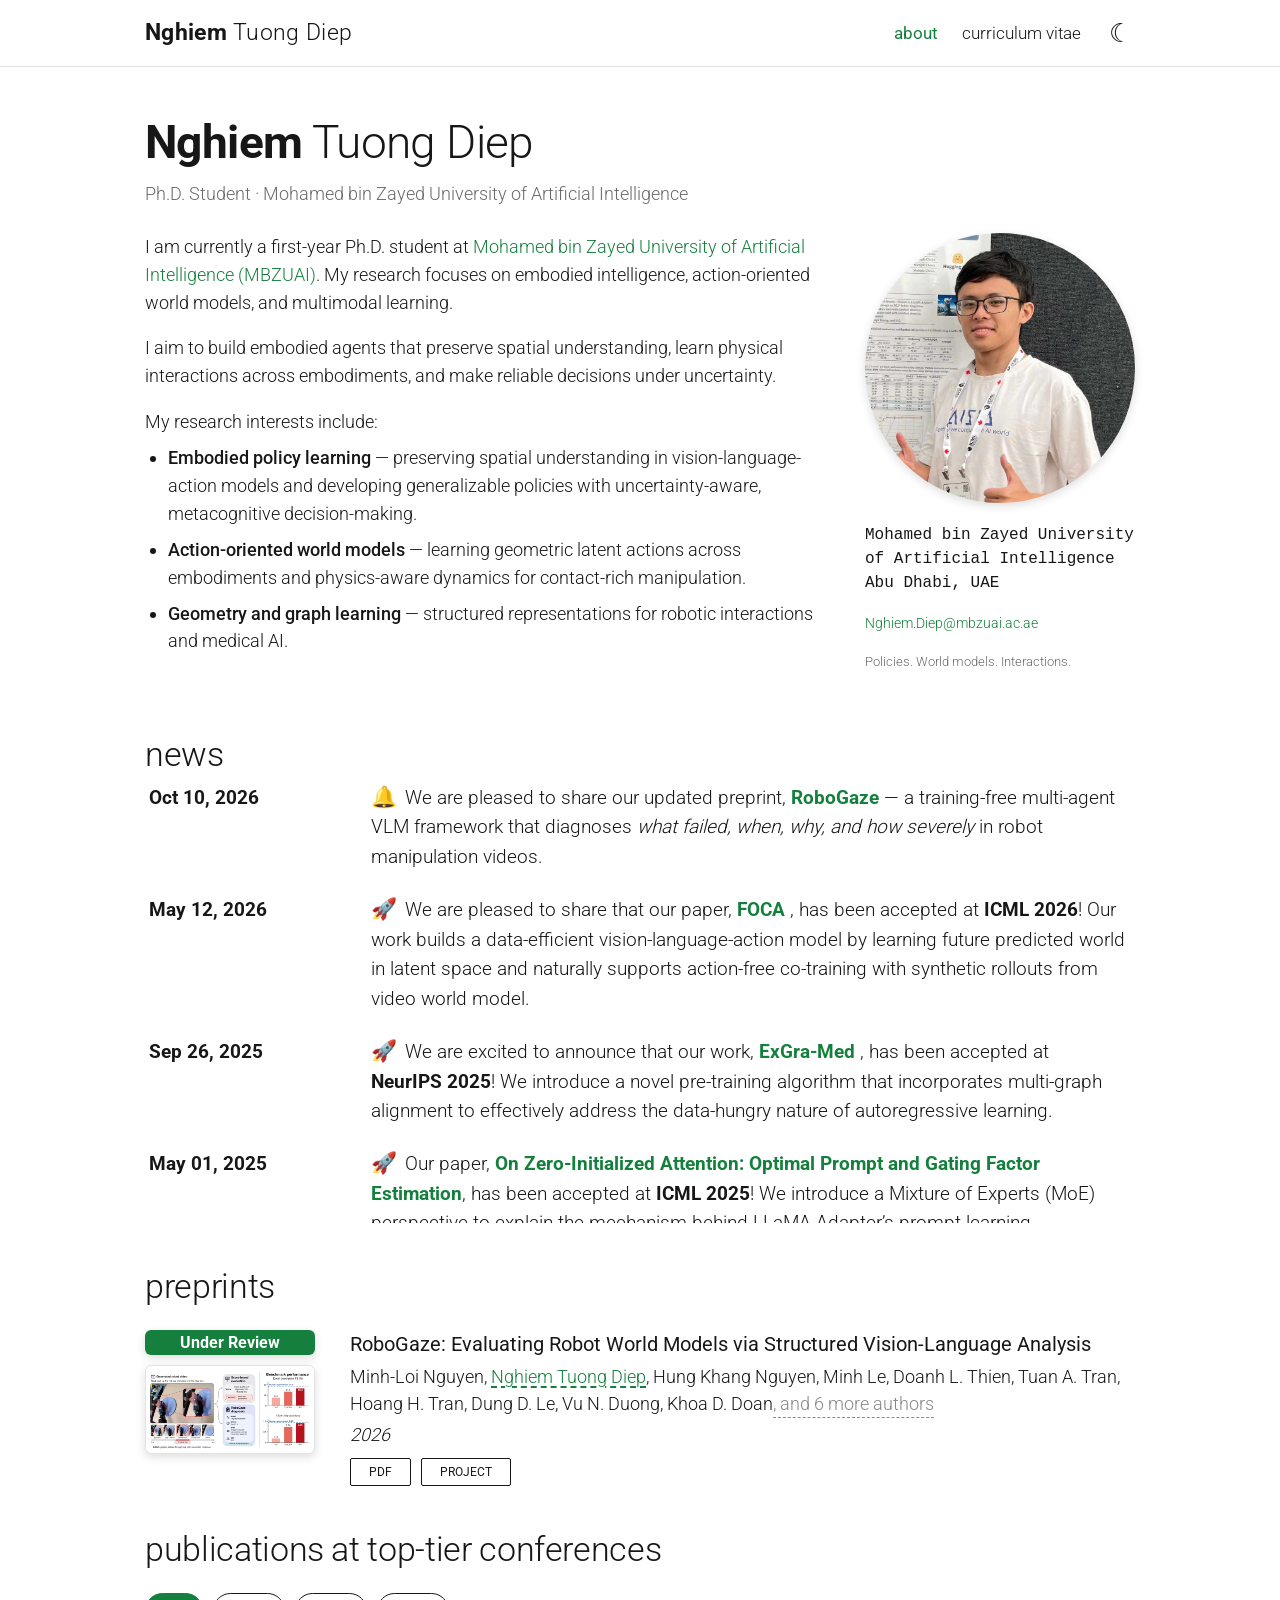
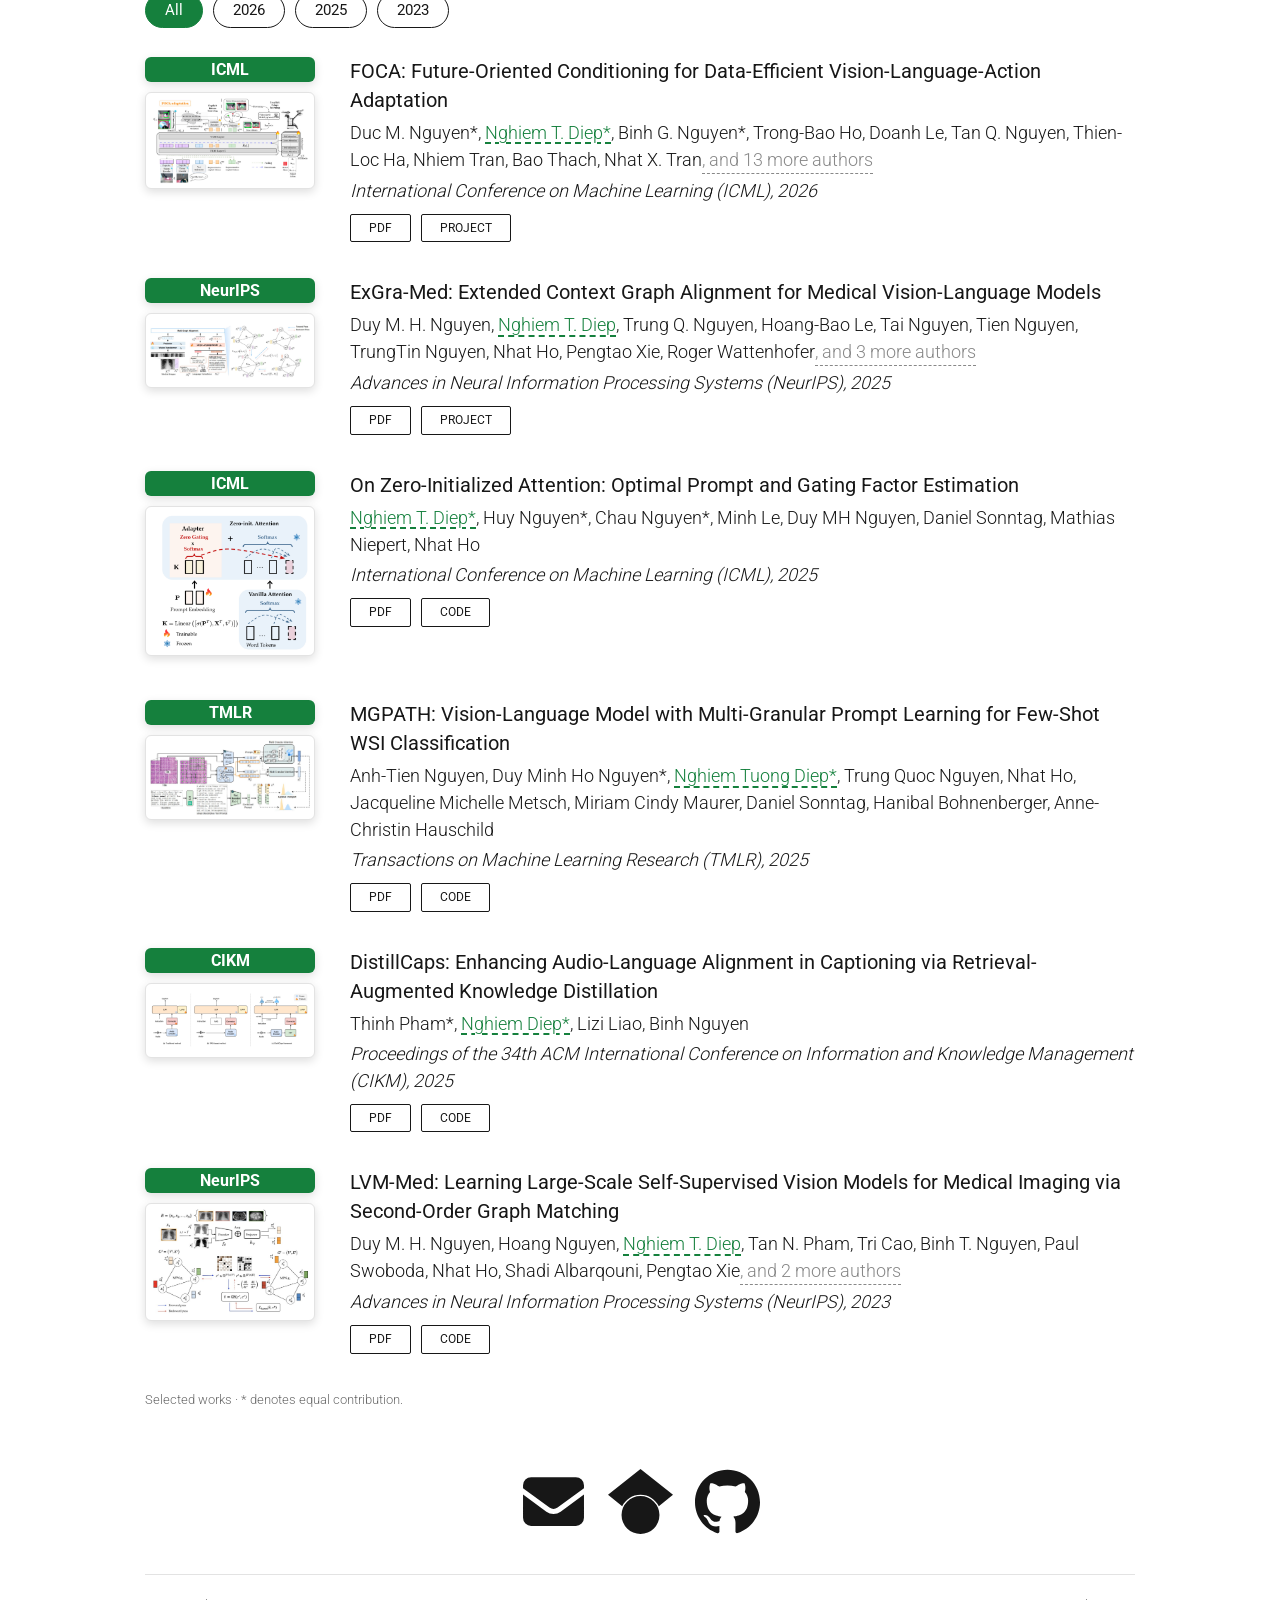
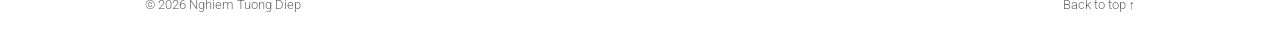
<file: index.html>
<!doctype html>
<html lang="en">
  <head>
    <meta charset="utf-8" />
    <meta name="viewport" content="width=device-width,initial-scale=1" />
    <meta
      name="description"
      content="Nghiem Tuong Diep — research in embodied policy learning, action-oriented world models, and geometry and graph learning."
    />
    <title>Nghiem Tuong Diep | Research</title>
    <link rel="stylesheet" href="fonts.css" />
    <link rel="stylesheet" href="style.css" />
  </head>
  <body>
    <a class="skip" href="#about">Skip to content</a>
    <header>
      <nav aria-label="Main navigation">
        <a class="wordmark" href="#about"><strong>Nghiem</strong> Tuong Diep</a>
        <div>
          <a href="#about" class="active">about</a
          ><a href="cv/">curriculum vitae</a
          ><button
            id="theme"
            aria-label="Toggle dark theme"
            title="Change theme"
          >
            ☾
          </button>
        </div>
      </nav>
    </header>
    <main>
      <!-- ABOUT: biography, research interests and portrait -->
      <section id="about">
        <h1><strong>Nghiem</strong> Tuong Diep<span class="dot">.</span></h1>
        <p class="native-name">
          Ph.D. Student · Mohamed bin Zayed University of Artificial
          Intelligence
        </p>
        <div class="intro">
          <div>
            <p>
              I am currently a first-year Ph.D. student at
              <a href="https://mbzuai.ac.ae/" target="_blank" rel="noopener"
                >Mohamed bin Zayed University of Artificial Intelligence
                (MBZUAI)</a
              >. My research focuses on embodied intelligence,
              action-oriented world models, and multimodal learning.
            </p>
            <p>
              I aim to build embodied agents that preserve spatial
              understanding, learn physical interactions across embodiments, and
              make reliable decisions under uncertainty.
            </p>
            <p class="interest-label">My research interests include:</p>
            <ul>
              <li>
                <strong>Embodied policy learning</strong> — preserving spatial
                understanding in vision-language-action models and developing
                generalizable policies with uncertainty-aware, metacognitive
                decision-making.
              </li>
              <li>
                <strong>Action-oriented world models</strong> — learning
                geometric latent actions across embodiments and physics-aware
                dynamics for contact-rich manipulation.
              </li>
              <li>
                <strong>Geometry and graph learning</strong> — structured
                representations for robotic interactions and medical AI.
              </li>
            </ul>
          </div>
          <aside>
            <div class="portrait">
              <img
                src="assets/nghiem-photo.jpg"
                alt="Nghiem Tuong Diep presenting research at ICML"
                width="856"
                height="1072"
              />
            </div>
            <p class="affiliation">
              Mohamed bin Zayed University of Artificial Intelligence<br />Abu
              Dhabi, UAE
            </p>
            <p class="contact-email">
              <a href="mailto:Nghiem.Diep@mbzuai.ac.ae"
                >Nghiem.Diep@mbzuai.ac.ae</a
              >
            </p>
            <p class="caption">Policies. World models. Interactions.</p>
          </aside>
        </div>
      </section>
      <!-- NEWS: newest first; edit datetime and displayed date together -->
      <section id="news">
        <h2 id="news-heading">news</h2>
        <div
          class="news"
          role="region"
          aria-labelledby="news-heading"
          tabindex="0"
        >
          <div>
            <time datetime="2026-10-10">Oct 10, 2026</time>
            <p>
              <span class="news-icon" aria-hidden="true">🔔</span> We are
              pleased to share our updated preprint,
              <a
                href="https://arxiv.org/abs/2606.28385v2"
                target="_blank"
                rel="noopener"
                ><strong>RoboGaze</strong></a
              >
              — a training-free multi-agent VLM framework that diagnoses
              <em>what failed, when, why, and how severely</em> in robot
              manipulation videos.
            </p>
          </div>
          <div>
            <time datetime="2026-05-12">May 12, 2026</time>
            <p>
              <span class="news-icon" aria-hidden="true">🚀</span>
              We are pleased to share that our paper,
              <a
                href="https://focavla.github.io/"
                target="_blank"
                rel="noopener"
                ><strong>FOCA</strong></a
              >
              , has been accepted at <strong>ICML 2026</strong>! Our work builds a data-efficient vision-language-action model by learning future predicted world in latent space and naturally supports action-free co-training with synthetic rollouts from video world model.
            </p>
          </div>
          <div>
            <time datetime="2025-09-26">Sep 26, 2025</time>
            <p>
              <span class="news-icon" aria-hidden="true">🚀</span>
              We are excited to announce that our work,
              <a
                href="https://exgra-med.github.io/"
                target="_blank"
                rel="noopener"
                ><strong>ExGra-Med</strong></a
              >
              , has been accepted at <strong>NeurIPS 2025</strong>! We introduce
              a novel pre-training algorithm that incorporates multi-graph alignment to effectively address the data-hungry nature of autoregressive learning.
            </p>
          </div>
          <div>
            <time datetime="2025-05-01">May 01, 2025</time>
            <p>
              <span class="news-icon" aria-hidden="true">🚀</span> Our paper,
              <a
                href="https://arxiv.org/abs/2502.03029"
                target="_blank"
                rel="noopener"
                ><strong
                  >On Zero-Initialized Attention: Optimal Prompt and Gating
                  Factor Estimation</strong
                ></a
              >, has been accepted at <strong>ICML 2025</strong>! We introduce a Mixture of Experts (MoE) perspective to explain the mechanism behind LLaMA-Adapter’s prompt learning.
            </p>
          </div>
        </div>
      </section>
      <!-- PREPRINTS: populated from publications.js -->
      <section id="preprints">
        <h2>preprints</h2>
        <div id="preprint-papers"></div>
      </section>
      <!-- PUBLICATIONS: populated from publications.js; add year buttons here -->
      <section id="publications">
        <div class="section-heading">
          <h2>publications at top-tier conferences</h2>
        </div>
        <div
          class="filters"
          role="group"
          aria-label="Filter publications by year"
        >
          <button class="selected" data-year="all" aria-pressed="true">
            All</button
          ><button data-year="2026" aria-pressed="false">2026</button
          ><button data-year="2025" aria-pressed="false">2025</button
          ><button data-year="2023" aria-pressed="false">2023</button>
        </div>
        <div id="papers"></div>
        <p class="publication-note">
          Selected works · * denotes equal contribution.
        </p>
      </section>
      <div class="social-icons" aria-label="Contact and academic profiles">
        <a
          href="mailto:Nghiem.Diep@mbzuai.ac.ae"
          aria-label="Email Nghiem Tuong Diep"
          title="Email"
          ><svg viewBox="0 0 64 64" aria-hidden="true">
            <path
              d="M10 8h44a8 8 0 0 1 8 8v3L36 38a7 7 0 0 1-8 0L2 19v-3a8 8 0 0 1 8-8Zm-8 17 23 17a12 12 0 0 0 14 0l23-17v23a8 8 0 0 1-8 8H10a8 8 0 0 1-8-8Z"
            /></svg
        ></a>
        <a
          href="https://scholar.google.com/citations?user=3YPTp-gAAAAJ&amp;hl=en"
          target="_blank"
          rel="noopener"
          aria-label="Google Scholar"
          title="Google Scholar"
          ><span class="brand-icon scholar-icon" aria-hidden="true"></span
        ></a>
        <a
          href="https://github.com/nghiemkythu"
          target="_blank"
          rel="noopener"
          aria-label="GitHub"
          title="GitHub"
          ><span class="brand-icon github-icon" aria-hidden="true"></span
        ></a>
      </div>
      <footer>
        <span>© 2026 Nghiem Tuong Diep</span><a href="#about">Back to top ↑</a>
      </footer>
    </main>
    <script src="theme.js"></script>
    <script src="publications.js"></script>
    <script src="app.js"></script>
  </body>
</html>
</file>
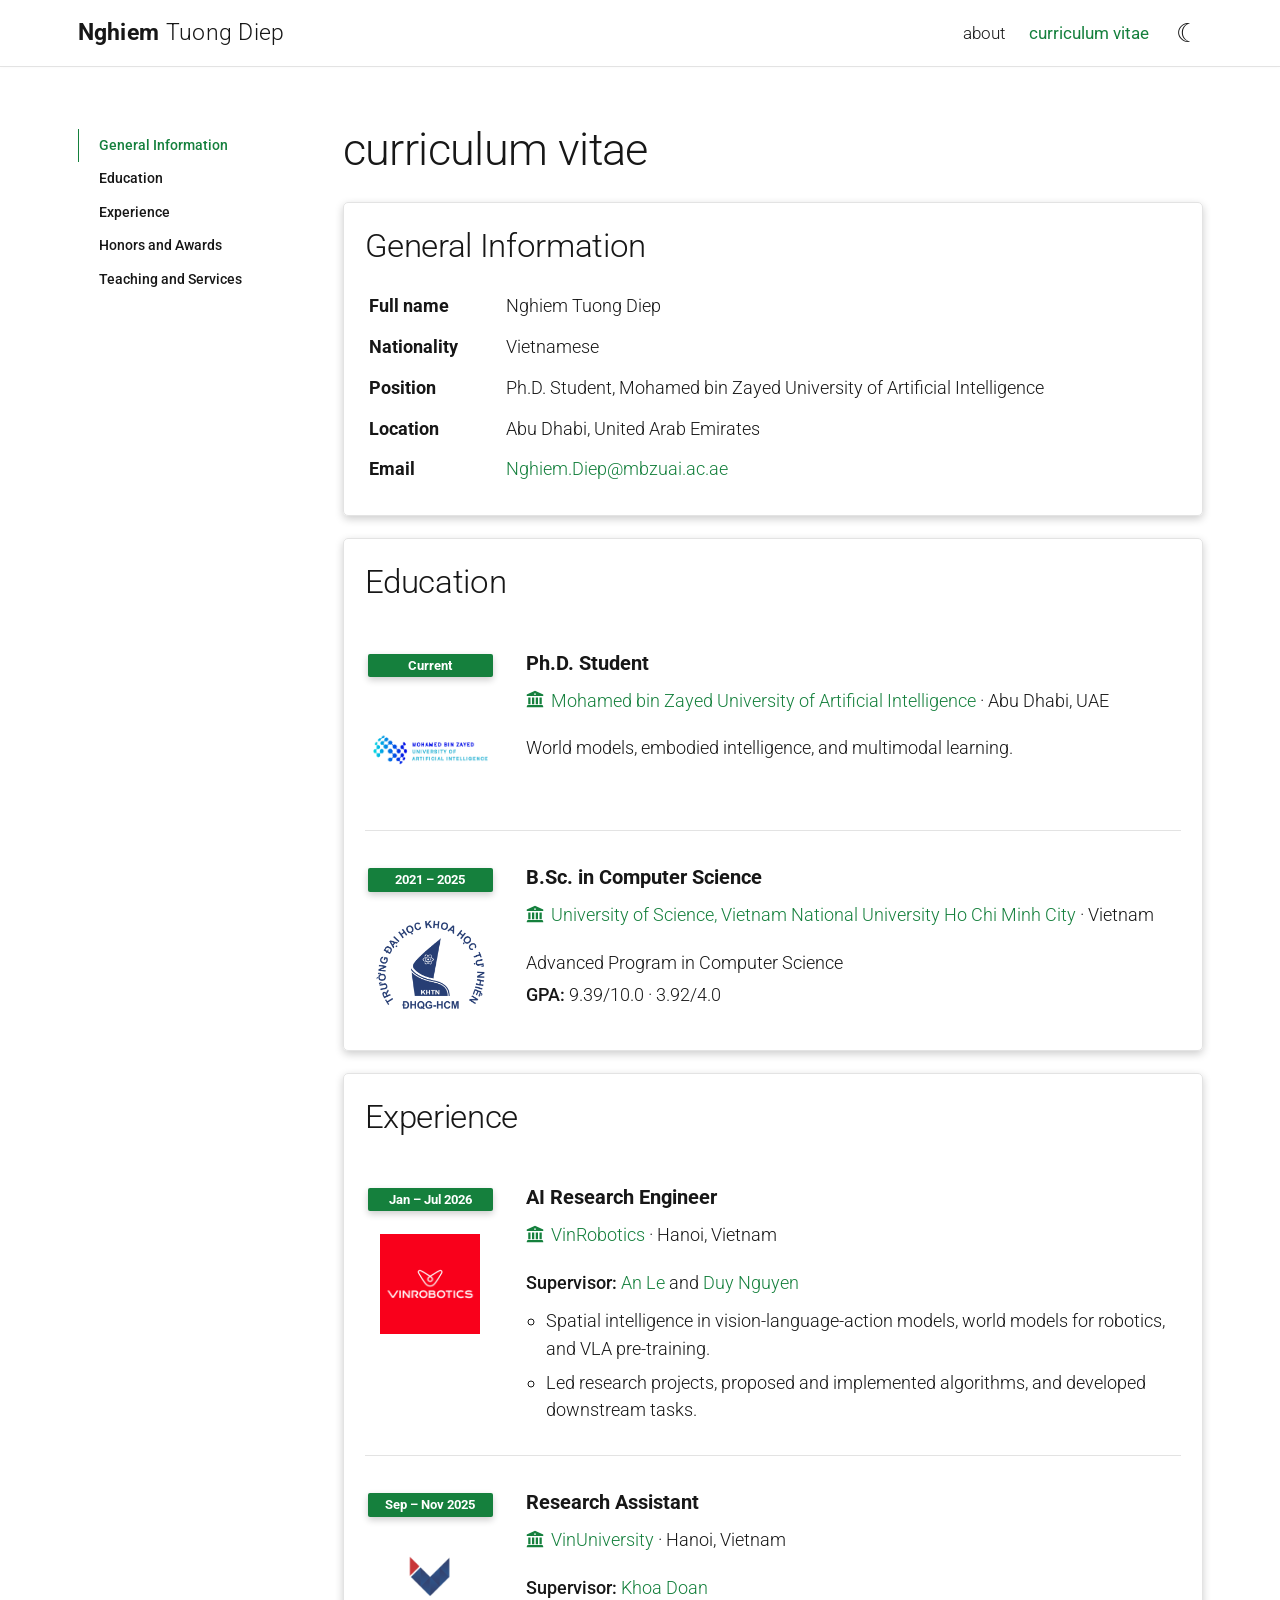
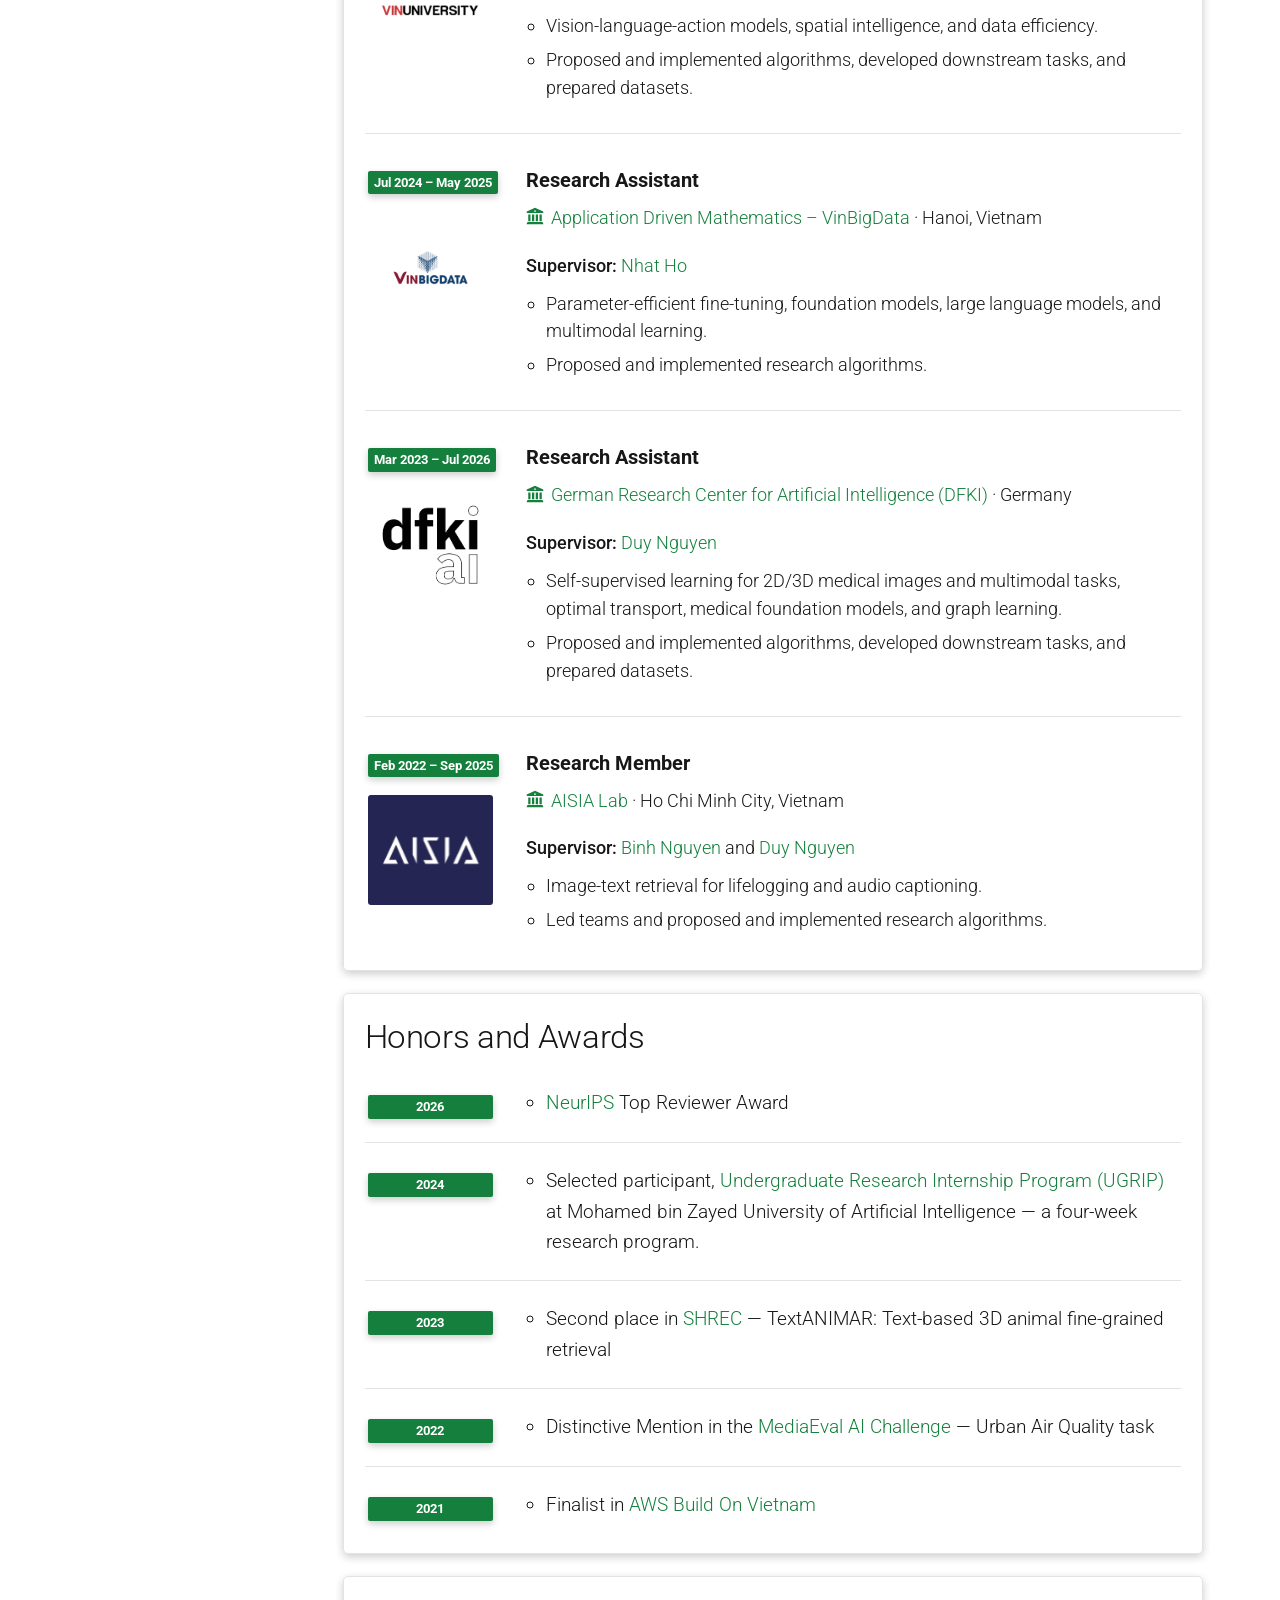
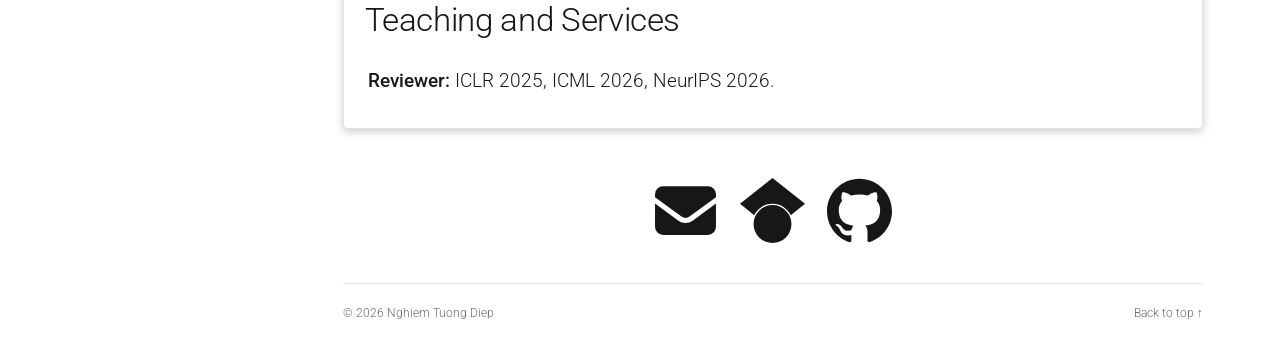
<file: cv/index.html>
<!doctype html>
<html lang="en">
  <head>
    <meta charset="utf-8" />
    <meta name="viewport" content="width=device-width,initial-scale=1" />
    <meta
      name="description"
      content="Curriculum vitae of Nghiem Tuong Diep: education, research experience, publications, and awards."
    />
    <title>Curriculum Vitae | Nghiem Tuong Diep</title>
    <link rel="stylesheet" href="../fonts.css" />
    <link rel="stylesheet" href="../style.css?v=green-2" />
    <link rel="stylesheet" href="cv.css?v=green-2" />
  </head>
  <body class="cv-page">
    <a class="skip" href="#cv-content">Skip to content</a>
    <header>
      <nav aria-label="Main navigation">
        <a class="wordmark" href="../"><strong>Nghiem</strong> Tuong Diep</a>
        <div>
          <a href="../">about</a
          ><a href="./" class="active" aria-current="page">curriculum vitae</a
          ><button
            id="theme"
            aria-label="Toggle dark theme"
            title="Change theme"
          >
            ☾
          </button>
        </div>
      </nav>
    </header>
    <main id="cv-content" class="cv-layout">
      <nav class="cv-sidebar" aria-label="CV sections">
        <a href="#general" class="active" aria-current="location"
          >General Information</a
        ><a href="#education">Education</a><a href="#experience">Experience</a
        ><a href="#awards">Honors and Awards</a
        ><a href="#services">Teaching and Services</a>
      </nav>
      <div class="cv-main">
        <div class="cv-title">
          <div>
            <h1>curriculum vitae</h1>
            <p class="native-name">Nghiem Tuong Diep</p>
          </div>
        </div>
        <section class="cv-section" id="general">
          <h2>General Information</h2>
          <dl class="cv-info">
            <dt>Full name</dt>
            <dd>Nghiem Tuong Diep</dd>
            <dt>Nationality</dt>
            <dd>Vietnamese</dd>
            <dt>Position</dt>
            <dd>
              Ph.D. Student, Mohamed bin Zayed University of Artificial
              Intelligence
            </dd>
            <dt>Location</dt>
            <dd>Abu Dhabi, United Arab Emirates</dd>
            <dt>Email</dt>
            <dd>
              <a href="mailto:Nghiem.Diep@mbzuai.ac.ae"
                >Nghiem.Diep@mbzuai.ac.ae</a
              >
            </dd>
          </dl>
        </section>
        <section class="cv-section" id="education">
          <h2>Education</h2>
          <article class="cv-entry">
            <div class="cv-date">
              <span class="date-badge">Current</span>
              <div class="institution-logo">
                <img
                  src="logos/mbzuai.jpg"
                  alt="Mohamed bin Zayed University of Artificial Intelligence logo"
                  width="125"
                  height="100"
                  loading="lazy"
                />
              </div>
            </div>
            <div>
              <h3>Ph.D. Student</h3>
              <p class="cv-org">
                <svg
                  class="institution-icon"
                  viewBox="0 0 24 24"
                  aria-hidden="true"
                  focusable="false"
                >
                  <path
                    fill="currentColor"
                    d="M12 1 1 6v2h22V6L12 1ZM3 10v9h3v-9H3Zm5 0v9h3v-9H8Zm5 0v9h3v-9h-3Zm5 0v9h3v-9h-3ZM2 20l-1 2v1h22v-1l-1-2H2Z"
                  />
                  <circle cx="12" cy="5.5" r="1.1" fill="var(--bg)" /></svg
                ><a
                  href="https://mbzuai.ac.ae/"
                  target="_blank"
                  rel="noopener noreferrer"
                  >Mohamed bin Zayed University of Artificial Intelligence</a
                >
                · Abu Dhabi, UAE
              </p>
              <p>
                World models, embodied intelligence, and multimodal learning.
              </p>
            </div>
          </article>
          <article class="cv-entry">
            <div class="cv-date">
              <span class="date-badge">2021 – 2025</span>
              <div class="institution-logo">
                <img
                  src="logos/hcmus.png"
                  alt="University of Science, Vietnam National University Ho Chi Minh City logo"
                  width="125"
                  height="100"
                  loading="lazy"
                />
              </div>
            </div>
            <div>
              <h3>B.Sc. in Computer Science</h3>
              <p class="cv-org">
                <svg
                  class="institution-icon"
                  viewBox="0 0 24 24"
                  aria-hidden="true"
                  focusable="false"
                >
                  <path
                    fill="currentColor"
                    d="M12 1 1 6v2h22V6L12 1ZM3 10v9h3v-9H3Zm5 0v9h3v-9H8Zm5 0v9h3v-9h-3Zm5 0v9h3v-9h-3ZM2 20l-1 2v1h22v-1l-1-2H2Z"
                  />
                  <circle cx="12" cy="5.5" r="1.1" fill="var(--bg)" /></svg
                ><a
                  href="https://hcmus.edu.vn/"
                  target="_blank"
                  rel="noopener noreferrer"
                  >University of Science, Vietnam National University Ho Chi
                  Minh City</a
                >
                · Vietnam
              </p>
              <p>Advanced Program in Computer Science</p>
              <p><strong>GPA:</strong> 9.39/10.0 · 3.92/4.0</p>
            </div>
          </article>
        </section>
        <section class="cv-section" id="experience">
          <h2>Experience</h2>
          <article class="cv-entry">
            <div class="cv-date">
              <span class="date-badge">Jan – Jul 2026</span>
              <div class="institution-logo">
                <img
                  src="logos/vinrobotics.png"
                  alt="VinRobotics logo"
                  width="125"
                  height="100"
                  loading="lazy"
                />
              </div>
            </div>
            <div>
              <h3>AI Research Engineer</h3>
              <p class="cv-org">
                <svg
                  class="institution-icon"
                  viewBox="0 0 24 24"
                  aria-hidden="true"
                  focusable="false"
                >
                  <path
                    fill="currentColor"
                    d="M12 1 1 6v2h22V6L12 1ZM3 10v9h3v-9H3Zm5 0v9h3v-9H8Zm5 0v9h3v-9h-3Zm5 0v9h3v-9h-3ZM2 20l-1 2v1h22v-1l-1-2H2Z"
                  />
                  <circle cx="12" cy="5.5" r="1.1" fill="var(--bg)" /></svg
                ><a
                  href="https://vinrobotics.net/"
                  target="_blank"
                  rel="noopener noreferrer"
                  >VinRobotics</a
                >
                · Hanoi, Vietnam
              </p>
              <p>
                <strong>Supervisor:</strong>
                <a
                  href="https://scholar.google.com/citations?user=k0r0tfUAAAAJ&amp;hl=en"
                  target="_blank"
                  rel="noopener noreferrer"
                  >An Le</a
                >
                and
                <a
                  href="https://scholar.google.com/citations?user=_NIyeykAAAAJ&amp;hl=en"
                  target="_blank"
                  rel="noopener noreferrer"
                  >Duy Nguyen</a
                >
              </p>
              <ul>
                <li>
                  Spatial intelligence in vision-language-action models, world
                  models for robotics, and VLA pre-training.
                </li>
                <li>
                  Led research projects, proposed and implemented algorithms,
                  and developed downstream tasks.
                </li>
              </ul>
            </div>
          </article>
          <article class="cv-entry">
            <div class="cv-date">
              <span class="date-badge">Sep – Nov 2025</span>
              <div class="institution-logo">
                <img
                  src="logos/vinuni.png"
                  alt="VinUniversity logo"
                  width="125"
                  height="100"
                  loading="lazy"
                />
              </div>
            </div>
            <div>
              <h3>Research Assistant</h3>
              <p class="cv-org">
                <svg
                  class="institution-icon"
                  viewBox="0 0 24 24"
                  aria-hidden="true"
                  focusable="false"
                >
                  <path
                    fill="currentColor"
                    d="M12 1 1 6v2h22V6L12 1ZM3 10v9h3v-9H3Zm5 0v9h3v-9H8Zm5 0v9h3v-9h-3Zm5 0v9h3v-9h-3ZM2 20l-1 2v1h22v-1l-1-2H2Z"
                  />
                  <circle cx="12" cy="5.5" r="1.1" fill="var(--bg)" /></svg
                ><a
                  href="https://vinuni.edu.vn/"
                  target="_blank"
                  rel="noopener noreferrer"
                  >VinUniversity</a
                >
                · Hanoi, Vietnam
              </p>
              <p>
                <strong>Supervisor:</strong>
                <a
                  href="https://scholar.google.com/citations?user=Zz2hMgcAAAAJ&amp;hl=en"
                  target="_blank"
                  rel="noopener noreferrer"
                  >Khoa Doan</a
                >
              </p>
              <ul>
                <li>
                  Vision-language-action models, spatial intelligence, and data
                  efficiency.
                </li>
                <li>
                  Proposed and implemented algorithms, developed downstream
                  tasks, and prepared datasets.
                </li>
              </ul>
            </div>
          </article>
          <article class="cv-entry">
            <div class="cv-date">
              <span class="date-badge">Jul 2024 – May 2025</span>
              <div class="institution-logo">
                <img
                  src="logos/vinbigdata.png"
                  alt="VinBigData logo"
                  width="125"
                  height="100"
                  loading="lazy"
                />
              </div>
            </div>
            <div>
              <h3>Research Assistant</h3>
              <p class="cv-org">
                <svg
                  class="institution-icon"
                  viewBox="0 0 24 24"
                  aria-hidden="true"
                  focusable="false"
                >
                  <path
                    fill="currentColor"
                    d="M12 1 1 6v2h22V6L12 1ZM3 10v9h3v-9H3Zm5 0v9h3v-9H8Zm5 0v9h3v-9h-3Zm5 0v9h3v-9h-3ZM2 20l-1 2v1h22v-1l-1-2H2Z"
                  />
                  <circle cx="12" cy="5.5" r="1.1" fill="var(--bg)" /></svg
                ><a
                  href="https://vinbigdata.com/"
                  target="_blank"
                  rel="noopener noreferrer"
                  >Application Driven Mathematics – VinBigData</a
                >
                · Hanoi, Vietnam
              </p>
              <p>
                <strong>Supervisor:</strong>
                <a
                  href="https://scholar.google.com/citations?user=Xs7cKMwAAAAJ&amp;hl=en"
                  target="_blank"
                  rel="noopener noreferrer"
                  >Nhat Ho</a
                >
              </p>
              <ul>
                <li>
                  Parameter-efficient fine-tuning, foundation models, large
                  language models, and multimodal learning.
                </li>
                <li>Proposed and implemented research algorithms.</li>
              </ul>
            </div>
          </article>
          <article class="cv-entry">
            <div class="cv-date">
              <span class="date-badge">Mar 2023 – Jul 2026</span>
              <div class="institution-logo">
                <img
                  src="logos/dfki.png"
                  alt="German Research Center for Artificial Intelligence logo"
                  width="125"
                  height="100"
                  loading="lazy"
                />
              </div>
            </div>
            <div>
              <h3>Research Assistant</h3>
              <p class="cv-org">
                <svg
                  class="institution-icon"
                  viewBox="0 0 24 24"
                  aria-hidden="true"
                  focusable="false"
                >
                  <path
                    fill="currentColor"
                    d="M12 1 1 6v2h22V6L12 1ZM3 10v9h3v-9H3Zm5 0v9h3v-9H8Zm5 0v9h3v-9h-3Zm5 0v9h3v-9h-3ZM2 20l-1 2v1h22v-1l-1-2H2Z"
                  />
                  <circle cx="12" cy="5.5" r="1.1" fill="var(--bg)" /></svg
                ><a
                  href="https://www.dfki.de/en/web"
                  target="_blank"
                  rel="noopener noreferrer"
                  >German Research Center for Artificial Intelligence (DFKI)</a
                >
                · Germany
              </p>
              <p>
                <strong>Supervisor:</strong>
                <a
                  href="https://scholar.google.com/citations?user=_NIyeykAAAAJ&amp;hl=en"
                  target="_blank"
                  rel="noopener noreferrer"
                  >Duy Nguyen</a
                >
              </p>
              <ul>
                <li>
                  Self-supervised learning for 2D/3D medical images and
                  multimodal tasks, optimal transport, medical foundation
                  models, and graph learning.
                </li>
                <li>
                  Proposed and implemented algorithms, developed downstream
                  tasks, and prepared datasets.
                </li>
              </ul>
            </div>
          </article>
          <article class="cv-entry">
            <div class="cv-date">
              <span class="date-badge">Feb 2022 – Sep 2025</span>
              <div class="institution-logo logo-dark">
                <img
                  src="logos/aisia.svg"
                  alt="AISIA Lab logo"
                  width="125"
                  height="100"
                  loading="lazy"
                />
              </div>
            </div>
            <div>
              <h3>Research Member</h3>
              <p class="cv-org">
                <svg
                  class="institution-icon"
                  viewBox="0 0 24 24"
                  aria-hidden="true"
                  focusable="false"
                >
                  <path
                    fill="currentColor"
                    d="M12 1 1 6v2h22V6L12 1ZM3 10v9h3v-9H3Zm5 0v9h3v-9H8Zm5 0v9h3v-9h-3Zm5 0v9h3v-9h-3ZM2 20l-1 2v1h22v-1l-1-2H2Z"
                  />
                  <circle cx="12" cy="5.5" r="1.1" fill="var(--bg)" /></svg
                ><a
                  href="https://www.aisia.vn/"
                  target="_blank"
                  rel="noopener noreferrer"
                  >AISIA Lab</a
                >
                · Ho Chi Minh City, Vietnam
              </p>
              <p>
                <strong>Supervisor:</strong>
                <a
                  href="https://scholar.google.com/citations?user=dXEb3PMAAAAJ&amp;hl=en"
                  target="_blank"
                  rel="noopener noreferrer"
                  >Binh Nguyen</a
                >
                and
                <a
                  href="https://scholar.google.com/citations?user=_NIyeykAAAAJ&amp;hl=en"
                  target="_blank"
                  rel="noopener noreferrer"
                  >Duy Nguyen</a
                >
              </p>
              <ul>
                <li>
                  Image-text retrieval for lifelogging and audio captioning.
                </li>
                <li>
                  Led teams and proposed and implemented research algorithms.
                </li>
              </ul>
            </div>
          </article>
        </section>
        <section class="cv-section" id="awards">
          <h2>Honors and Awards</h2>
          <article class="award-row">
            <div><span class="date-badge">2026</span></div>
            <ul>
              <li>
                <span class="award-name">NeurIPS</span> Top Reviewer Award
              </li>
            </ul>
          </article>
          <article class="award-row">
            <div><span class="date-badge">2024</span></div>
            <ul>
              <li>
                Selected participant,
                <a
                  href="https://mbzuai.ac.ae/news-events/news/mbzuai-welcomes-largest-ever-cohort-its-undergraduate-artificial-intelligence"
                  target="_blank"
                  rel="noopener noreferrer"
                  >Undergraduate Research Internship Program (UGRIP)</a
                >
                at Mohamed bin Zayed University of Artificial Intelligence — a
                four-week research program.
              </li>
            </ul>
          </article>
          <article class="award-row">
            <div><span class="date-badge">2023</span></div>
            <ul>
              <li>
                Second place in <span class="award-name">SHREC</span> —
                TextANIMAR: Text-based 3D animal fine-grained retrieval
              </li>
            </ul>
          </article>
          <article class="award-row">
            <div><span class="date-badge">2022</span></div>
            <ul>
              <li>
                Distinctive Mention in the
                <span class="award-name">MediaEval AI Challenge</span> — Urban
                Air Quality task
              </li>
            </ul>
          </article>
          <article class="award-row">
            <div><span class="date-badge">2021</span></div>
            <ul>
              <li>
                Finalist in <span class="award-name">AWS Build On Vietnam</span>
              </li>
            </ul>
          </article>
        </section>
        <section class="cv-section" id="services">
          <h2>Teaching and Services</h2>
          <p class="reviewer-line">
            <strong>Reviewer:</strong> ICLR 2025, ICML 2026, NeurIPS 2026.
          </p>
        </section>
        <div class="social-icons" aria-label="Contact and academic profiles">
          <a
            href="mailto:Nghiem.Diep@mbzuai.ac.ae"
            aria-label="Email Nghiem Tuong Diep"
            title="Email"
            ><svg viewBox="0 0 64 64" aria-hidden="true">
              <path
                d="M10 8h44a8 8 0 0 1 8 8v3L36 38a7 7 0 0 1-8 0L2 19v-3a8 8 0 0 1 8-8Zm-8 17 23 17a12 12 0 0 0 14 0l23-17v23a8 8 0 0 1-8 8H10a8 8 0 0 1-8-8Z"
              /></svg
          ></a>
          <a
            href="https://scholar.google.com/citations?user=3YPTp-gAAAAJ&amp;hl=en"
            target="_blank"
            rel="noopener"
            aria-label="Google Scholar"
            title="Google Scholar"
            ><span class="brand-icon scholar-icon" aria-hidden="true"></span
          ></a>
          <a
            href="https://github.com/nghiemkythu"
            target="_blank"
            rel="noopener"
            aria-label="GitHub"
            title="GitHub"
            ><span class="brand-icon github-icon" aria-hidden="true"></span
          ></a>
        </div>
        <footer>
          <span>© 2026 Nghiem Tuong Diep</span
          ><a href="#cv-content">Back to top ↑</a>
        </footer>
      </div>
    </main>
    <script src="../theme.js"></script>
    <script src="cv.js"></script>
  </body>
</html>
</file>
<file: fonts.css>
@font-face {
  font-family: "Roboto";
  font-style: normal;
  font-weight: 300;
  font-stretch: normal;
  font-display: swap;
  src: url(assets/fonts/roboto-0.ttf) format("truetype");
}
@font-face {
  font-family: "Roboto";
  font-style: normal;
  font-weight: 400;
  font-stretch: normal;
  font-display: swap;
  src: url(assets/fonts/roboto-1.ttf) format("truetype");
}
@font-face {
  font-family: "Roboto";
  font-style: normal;
  font-weight: 500;
  font-stretch: normal;
  font-display: swap;
  src: url(assets/fonts/roboto-2.ttf) format("truetype");
}
@font-face {
  font-family: "Roboto";
  font-style: normal;
  font-weight: 700;
  font-stretch: normal;
  font-display: swap;
  src: url(assets/fonts/roboto-3.ttf) format("truetype");
}
</file>
<file: style.css>
:root {
  --bg: #fff;
  --text: #171717;
  --muted: #6a6a6a;
  --line: #e3e3e3;
  --accent: #15803d;
  --soft: #f8f8f8;
  --shadow: 0 3px 10px #0002;
}
* {
  box-sizing: border-box;
}
html {
  scroll-behavior: smooth;
  scroll-padding-top: 90px;
}
body {
  margin: 0;
  background: var(--bg);
  color: var(--text);
  font-family: Roboto, Arial, sans-serif;
  font-size: 18px;
  font-weight: 300;
  line-height: 1.55;
}
body.dark {
  --bg: #1c1c1d;
  --text: #ededed;
  --muted: #b3b3b3;
  --line: #3b3b3d;
  --accent: #15803d;
  --soft: #252527;
  --shadow: 0 3px 10px #0004;
}
a {
  color: var(--accent);
  text-decoration: none;
}
a:hover {
  text-decoration: underline;
  text-underline-offset: 4px;
}
strong,
b {
  font-weight: 500;
}
button {
  font: inherit;
  cursor: pointer;
}
a:focus-visible,
button:focus-visible {
  outline: 2px solid var(--accent);
  outline-offset: 5px;
}
.skip {
  position: fixed;
  top: -70px;
  left: 20px;
  padding: 10px;
  background: var(--bg);
  z-index: 10;
}
.skip:focus {
  top: 0;
}
header {
  position: sticky;
  top: 0;
  z-index: 5;
  background: var(--bg);
  border-bottom: 1px solid var(--line);
  box-shadow: 0 1px 3px #00000005;
}
header nav {
  max-width: 1060px;
  margin: auto;
  padding: 15px 35px;
  display: flex;
  align-items: center;
  justify-content: space-between;
  min-height: 62px;
}
header nav > div {
  display: flex;
  align-items: center;
  gap: 24px;
}
header nav a {
  font-size: 17px;
  color: var(--text);
  font-weight: 300;
}
header nav a.active {
  color: var(--accent);
  font-weight: 400;
}
.wordmark {
  font-size: 21px;
  letter-spacing: 0.3px;
}
.wordmark span {
  color: var(--accent);
}
#theme {
  border: 0;
  background: none;
  color: var(--text);
  font-size: 26px;
  line-height: 1;
  padding: 0 2px;
  width: 30px;
}
main {
  max-width: 1060px;
  margin: auto;
  padding: 48px 35px 0;
}
section {
  margin-bottom: 42px;
}
h1 {
  font-size: 46px;
  line-height: 1.2;
  font-weight: 300;
  letter-spacing: -0.6px;
  margin: 0;
}
h1 strong {
  font-weight: 700;
}
.dot {
  display: none;
}
.native-name {
  font-size: 18px;
  margin: 10px 0 25px;
  color: var(--muted);
}
.intro {
  display: grid;
  grid-template-columns: minmax(0, 1fr) 270px;
  gap: 32px;
}
.intro p {
  margin: 0 0 18px;
}
.intro ul {
  padding-left: 23px;
  margin: 4px 0 22px;
}
.intro li {
  margin-bottom: 8px;
}
.interest-label {
  margin-bottom: 8px !important;
}
.intro-links {
  display: flex;
  flex-wrap: wrap;
  gap: 9px 22px;
  font-size: 16px;
  margin-top: 24px !important;
}
.portrait {
  width: 270px;
  height: 270px;
  overflow: hidden;
  border-radius: 50%;
  box-shadow: var(--shadow);
}
.portrait img {
  width: 100%;
  height: 100%;
  display: block;
  object-fit: cover;
  object-position: 50% 24%;
}
.affiliation {
  font-family: monospace;
  font-size: 16px;
  line-height: 1.5;
  margin-top: 20px !important;
}
.contact-email {
  font-size: 14px;
  overflow-wrap: anywhere;
}
.caption {
  font-size: 13px;
  color: var(--muted);
}
h2 {
  font-size: 34px;
  line-height: 1.25;
  font-weight: 300;
  margin: 0 0 22px;
  letter-spacing: -0.35px;
}
.section-heading {
  display: flex;
  justify-content: space-between;
  align-items: baseline;
  gap: 15px;
}
.section-heading > span {
  font-size: 13px;
  color: var(--muted);
}
.news {
  max-height: 290px;
  overflow-y: auto;
  scrollbar-width: thin;
  padding-right: 8px;
}
.news > div {
  display: grid;
  grid-template-columns: 110px 1fr;
  gap: 22px;
  padding: 8px 0;
}
.news time {
  font-size: 16px;
  font-weight: 500;
}
.news p {
  font-size: 17px;
  margin: 0;
}
.filters {
  display: flex;
  gap: 10px;
  flex-wrap: wrap;
  margin-bottom: 29px;
}
.filters button {
  padding: 5px 19px;
  border: 1px solid var(--text);
  border-radius: 25px;
  font-size: 15px;
  background: transparent;
  color: var(--text);
  font-weight: 400;
}
.filters button.selected {
  background: var(--accent);
  border-color: var(--accent);
  color: #fff;
}
.paper {
  display: grid;
  grid-template-columns: 170px minmax(0, 1fr);
  gap: 35px;
  margin-bottom: 36px;
}
.paper-media img {
  width: 170px;
  height: auto;
  max-height: 155px;
  min-height: 75px;
  object-fit: contain;
  padding: 4px;
  background: white;
  border: 1px solid var(--line);
  border-radius: 6px;
  box-shadow: var(--shadow);
}
.venue-tag {
  display: block;
  background: #15803d;
  color: #fff;
  font-weight: 700;
  font-size: 16px;
  line-height: 25px;
  text-align: center;
  border-radius: 6px;
  margin: 0 0 10px;
  box-shadow: var(--shadow);
}
.paper h3 {
  font-size: 20px;
  line-height: 1.45;
  font-weight: 400;
  margin: 0 0 4px;
}
.paper h3 a {
  color: var(--text);
}
.authors {
  font-size: 18px;
  line-height: 1.5;
  margin: 0 0 3px;
  font-weight: 300;
}
.authors b {
  color: var(--accent);
  font-weight: 300;
  text-decoration: underline dashed;
  text-underline-offset: 4px;
}
.venue {
  font-size: 18px;
  line-height: 1.5;
  font-style: italic;
  margin: 0 0 10px;
}
.paper-links {
  display: flex;
  gap: 10px;
  flex-wrap: wrap;
}
.paper-links a {
  border: 1px solid var(--text);
  border-radius: 2px;
  font-size: 12px;
  font-weight: 400;
  padding: 4px 18px;
  color: var(--text);
}
.paper-links a:hover {
  color: var(--accent);
  border-color: var(--accent);
  text-decoration: none;
}
.year-heading {
  font-size: 36px;
  font-weight: 300;
  color: var(--line);
  text-align: right;
  border-top: 1px solid var(--line);
  padding-top: 17px;
  margin: 8px 0 26px;
}
.year-group {
  margin-bottom: 40px;
}
.publication-note {
  font-size: 13px;
  color: var(--muted);
}
.background-row {
  display: grid;
  grid-template-columns: 120px minmax(0, 1fr);
  gap: 22px;
  border-top: 1px solid var(--line);
  padding: 22px 0;
}
.background-row > span {
  font-size: 13px;
  letter-spacing: 0.5px;
  color: var(--muted);
  padding-top: 3px;
}
.background-row h3 {
  font-size: 18px;
  font-weight: 400;
  margin: 0;
}
.background-row p {
  font-size: 16px;
  color: var(--muted);
  margin: 4px 0 16px;
}
.background-row p:last-child {
  margin-bottom: 0;
}
.social-icons {
  display: flex;
  justify-content: center;
  align-items: center;
  gap: 22px;
  padding: 17px 0 40px;
}
.social-icons a {
  width: 65px;
  height: 65px;
  color: var(--text);
  display: flex;
  transition: color 0.15s;
}
.social-icons a:hover {
  color: var(--accent);
}
.social-icons svg {
  width: 100%;
  height: 100%;
  fill: currentColor;
}
.brand-icon {
  display: block;
  width: 100%;
  height: 100%;
  background: currentColor;
  mask-size: contain;
  mask-repeat: no-repeat;
  mask-position: center;
  -webkit-mask-size: contain;
  -webkit-mask-repeat: no-repeat;
  -webkit-mask-position: center;
}
.scholar-icon {
  mask-image: url("assets/googlescholar.svg");
  -webkit-mask-image: url("assets/googlescholar.svg");
}
.github-icon {
  mask-image: url("assets/github.svg");
  -webkit-mask-image: url("assets/github.svg");
}
footer {
  display: flex;
  justify-content: space-between;
  gap: 20px;
  font-size: 13px;
  color: var(--muted);
  padding: 20px 0;
  border-top: 1px solid var(--line);
}
footer a {
  color: var(--muted);
}
/* CV is a full, accessible web page with a separate PDF download. */
.cv-title {
  display: flex;
  align-items: flex-start;
  justify-content: space-between;
  gap: 20px;
}
.cv-title h1 {
  font-size: 43px;
}
.download-cv {
  display: flex;
  align-items: center;
  gap: 8px;
  border: 1px solid var(--accent);
  border-radius: 3px;
  padding: 8px 13px;
  font-size: 14px;
  font-weight: 400;
  white-space: nowrap;
  margin-top: 5px;
}
.download-cv svg {
  width: 20px;
  height: 20px;
}
.cv-jumps {
  display: flex;
  flex-wrap: wrap;
  gap: 12px 25px;
  padding: 4px 0 25px;
  margin-bottom: 10px;
  font-size: 16px;
}
.cv-section {
  padding: 25px 29px 10px;
  border: 1px solid var(--line);
  border-radius: 5px;
  box-shadow: 0 2px 5px #00000009;
  margin-bottom: 25px;
}
.cv-section h2 {
  color: var(--accent);
  font-size: 27px;
  margin-bottom: 20px;
  font-weight: 400;
}
.cv-info {
  display: grid;
  grid-template-columns: 150px minmax(0, 1fr);
  gap: 12px 22px;
  margin: 0 0 22px;
  font-size: 17px;
}
.cv-info dt {
  font-weight: 500;
}
.cv-info dd {
  margin: 0;
  overflow-wrap: anywhere;
}
.cv-entry {
  display: grid;
  grid-template-columns: 165px minmax(0, 1fr);
  gap: 25px;
  padding: 0 0 23px;
  margin-bottom: 22px;
  border-bottom: 1px solid var(--line);
}
.cv-entry:last-child {
  border: 0;
  margin-bottom: 0;
}
.cv-date {
  color: var(--accent);
  font-size: 15px;
  font-weight: 400;
  padding-top: 4px;
}
.cv-entry h3 {
  font-size: 21px;
  font-weight: 500;
  margin: 0 0 3px;
  line-height: 1.4;
}
.cv-entry p {
  font-size: 17px;
  margin: 4px 0;
}
.cv-entry .cv-org {
  font-size: 18px;
  margin-bottom: 8px;
}
.cv-entry ul {
  font-size: 17px;
  margin: 10px 0 0;
  padding-left: 20px;
}
.cv-entry li {
  margin-bottom: 6px;
}
.cv-publications {
  padding-left: 23px;
  margin-top: 0;
  font-size: 18px;
}
.cv-publications li {
  padding-left: 5px;
  margin-bottom: 19px;
}
.cv-publications strong {
  font-weight: 400;
}
.cv-publications p {
  font-style: italic;
  font-size: 17px;
  margin: 4px 0;
}
.text-link {
  display: inline-block;
  font-size: 16px;
  margin: 0 0 15px;
}
.cv-references {
  padding-left: 20px;
  font-size: 17px;
}
.cv-references li {
  margin-bottom: 10px;
}
.cv-note {
  font-size: 15px;
  color: var(--muted);
}
@media (max-width: 740px) {
  body {
    font-size: 17px;
  }
  header nav {
    padding: 14px 21px;
    min-height: 58px;
  }
  header nav > div {
    gap: 14px;
  }
  header nav a {
    font-size: 14px;
  }
  .wordmark {
    font-size: 18px;
  }
  main {
    padding: 32px 22px 0;
  }
  h1 {
    font-size: 37px;
  }
  .native-name {
    font-size: 16px;
  }
  .intro {
    grid-template-columns: minmax(0, 1fr) 180px;
    gap: 24px;
  }
  .portrait {
    width: 180px;
    height: 180px;
  }
  .affiliation {
    font-size: 14px;
  }
  .caption {
    display: none;
  }
  .intro-links {
    gap: 9px 16px;
  }
  h2 {
    font-size: 30px;
  }
  .paper {
    grid-template-columns: 135px minmax(0, 1fr);
    gap: 22px;
  }
  .paper-media img {
    width: 135px;
  }
  .paper h3 {
    font-size: 18px;
  }
  .authors,
  .venue {
    font-size: 16px;
  }
  .venue-tag {
    font-size: 14px;
  }
  .news > div {
    grid-template-columns: 65px 1fr;
    gap: 14px;
  }
  .news p {
    font-size: 16px;
  }
  .cv-section {
    padding: 20px 18px 8px;
  }
  .cv-entry {
    grid-template-columns: 125px minmax(0, 1fr);
    gap: 18px;
  }
  .cv-info {
    grid-template-columns: 110px minmax(0, 1fr);
    gap: 10px 17px;
  }
  .cv-title h1 {
    font-size: 34px;
  }
  .download-cv {
    font-size: 12px;
    padding: 7px;
  }
  .cv-entry h3 {
    font-size: 19px;
  }
}
@media (max-width: 520px) {
  header nav > div {
    gap: 12px;
  }
  header nav a {
    font-size: 12px;
  }
  #theme {
    font-size: 22px;
    width: 22px;
  }
  .intro {
    display: flex;
    flex-direction: column-reverse;
    gap: 24px;
  }
  .intro aside {
    display: grid;
    grid-template-columns: 120px minmax(0, 1fr);
    gap: 0 20px;
    align-items: center;
  }
  .portrait {
    width: 120px;
    height: 120px;
    grid-row: 1/3;
  }
  .intro .affiliation {
    margin: 0 !important;
    align-self: end;
  }
  .intro .contact-email {
    font-size: 12px;
    margin: 7px 0 0;
    align-self: start;
  }
  .paper {
    grid-template-columns: 100px minmax(0, 1fr);
    gap: 17px;
  }
  .paper-media img {
    width: 100px;
    min-height: 55px;
  }
  .venue-tag {
    font-size: 12px;
    line-height: 24px;
  }
  .paper h3 {
    font-size: 17px;
  }
  .authors,
  .venue {
    font-size: 15px;
  }
  .paper-links a {
    font-size: 11px;
    padding: 3px 10px;
  }
  .section-heading > span {
    font-size: 11px;
  }
  .background-row {
    grid-template-columns: 85px minmax(0, 1fr);
    gap: 15px;
  }
  .background-row h3 {
    font-size: 17px;
  }
  .background-row p {
    font-size: 15px;
  }
  .social-icons a {
    width: 55px;
    height: 55px;
  }
  .cv-title {
    flex-direction: column;
    gap: 0;
  }
  .cv-title .native-name {
    margin-bottom: 13px;
  }
  .download-cv {
    margin: 0 0 22px;
  }
  .cv-entry {
    grid-template-columns: 1fr;
    gap: 5px;
  }
  .cv-entry h3 {
    font-size: 20px;
  }
  .cv-section h2 {
    font-size: 25px;
  }
  .cv-info {
    grid-template-columns: 1fr;
    gap: 4px;
  }
  .cv-info dd {
    margin-bottom: 10px;
  }
  .cv-jumps {
    font-size: 14px;
    gap: 10px 18px;
  }
  .cv-entry p,
  .cv-entry ul {
    font-size: 16px;
  }
  .cv-publications {
    font-size: 16px;
  }
  footer {
    font-size: 11px;
  }
}
@media (prefers-reduced-motion: reduce) {
  html {
    scroll-behavior: auto;
  }
}
@media print {
  header,
  .cv-jumps,
  .social-icons,
  footer,
  .download-cv,
  .skip {
    display: none;
  }
  body {
    font-size: 11pt;
    color: #000;
    background: #fff;
  }
  main {
    max-width: none;
    padding: 0;
  }
  .cv-section {
    box-shadow: none;
    border: 0;
    padding: 0;
  }
  .cv-entry {
    break-inside: avoid;
  }
  .cv-section h2 {
    color: #000;
  }
  a {
    color: #000;
  }
}

.wordmark {
  font-size: 23px;
}
.wordmark strong {
  font-weight: 700;
}
@media (max-width: 740px) {
  .wordmark {
    font-size: 18px;
  }
  header nav > div {
    gap: 12px;
  }
}
@media (max-width: 520px) {
  .wordmark {
    font-size: 16px;
  }
}

.news-icon {
  display: inline-block;
  margin-right: 0.15em;
  font-size: 1.1em;
  line-height: 1;
  vertical-align: baseline;
}

/* News: date column and announcements, matching the academic reference. */
#news > h2 {
  margin-bottom: 8px;
}
#news .news {
  max-height: 440px;
  overflow-y: auto;
  scrollbar-width: thin;
  scrollbar-color: #999 transparent;
  padding: 0 10px 0 4px;
}
#news .news > div {
  display: grid;
  grid-template-columns: 200px minmax(0, 1fr);
  gap: 22px;
  padding: 0 0 24px;
  align-items: start;
}
#news .news > div:last-child {
  padding-bottom: 0;
}
#news .news time {
  font-size: 19px;
  line-height: 1.55;
  font-weight: 700;
  white-space: nowrap;
}
#news .news p {
  font-size: 19px;
  line-height: 1.55;
  margin: 0;
  font-weight: 300;
}
#news .news strong {
  font-weight: 700;
}
#news .news:focus-visible {
  outline: 2px solid var(--accent);
  outline-offset: 5px;
}
@media (max-width: 740px) {
  #news .news > div {
    grid-template-columns: 125px minmax(0, 1fr);
    gap: 16px;
  }
  #news .news time,
  #news .news p {
    font-size: 17px;
  }
}
@media (max-width: 480px) {
  #news .news > div {
    grid-template-columns: 105px minmax(0, 1fr);
    gap: 12px;
  }
  #news .news time,
  #news .news p {
    font-size: 16px;
  }
  #news .news {
    max-height: 420px;
  }
}

@media (max-width: 480px) {
  #news .news time {
    font-size: 14px;
    line-height: 1.77;
  }
}
</file>
<file: cv/cv.css>
.cv-page header nav {
  max-width: 1195px;
}
.cv-page .wordmark {
  font-size: 23px;
}
.cv-page .wordmark strong {
  font-weight: 700;
}
.cv-page main.cv-layout {
  max-width: 1195px;
  display: grid;
  grid-template-columns: 230px minmax(0, 1fr);
  gap: 35px;
  padding-top: 56px;
}
.cv-sidebar {
  position: sticky;
  top: 102px;
  align-self: start;
  padding-top: 6px;
  display: flex;
  flex-direction: column;
}
.cv-sidebar a {
  display: block;
  border-left: 1px solid transparent;
  padding: 7px 20px;
  color: var(--text);
  font-size: 14px;
  font-weight: 500;
  line-height: 1.4;
}
.cv-sidebar a:hover {
  text-decoration: none;
  color: var(--accent);
}
.cv-sidebar a.active {
  border-color: var(--accent);
  color: var(--accent);
}
.cv-main {
  min-width: 0;
}
.cv-page .cv-title {
  align-items: center;
  margin-bottom: 25px;
}
.cv-page .cv-title h1 {
  font-size: 45px;
}
.cv-page .cv-title .native-name {
  display: none;
}
.cv-page .download-cv {
  font-size: 12px;
  padding: 6px 9px;
  margin: 0;
}
.cv-page .cv-section {
  padding: 22px 21px 24px;
  margin-bottom: 22px;
  border: 1px solid var(--line);
  box-shadow: 0 3px 9px #0003;
  border-radius: 5px;
  scroll-margin-top: 92px;
}
.cv-page .cv-section h2 {
  color: var(--text);
  font-weight: 300;
  font-size: 33px;
  margin: 0 0 26px;
}
.cv-page .cv-info {
  font-size: 18px;
  grid-template-columns: 125px minmax(0, 1fr);
  gap: 13px 12px;
  margin: 0 4px 8px;
}
.cv-page .cv-info dt {
  font-weight: 700;
}
.cv-page .cv-entry {
  grid-template-columns: 135px minmax(0, 1fr);
  gap: 23px;
  padding: 20px 3px 25px;
  margin: 0 0 12px;
}
.cv-page .cv-entry:last-child {
  margin: 0;
  padding-bottom: 6px;
}
.cv-page .cv-entry h3 {
  font-size: 20px;
  font-weight: 700;
}
.cv-page .cv-entry p,
.cv-page .cv-entry ul {
  font-size: 18px;
  line-height: 1.55;
}
.cv-page .cv-entry ul {
  list-style-type: circle;
}
.cv-page .cv-entry .cv-org {
  position: relative;
  padding-left: 25px;
  margin: 10px 0 20px;
}
.cv-page .cv-date {
  padding-top: 5px;
}
.date-badge {
  display: inline-block;
  min-width: 125px;
  max-width: 100%;
  text-align: center;
  background: #15803d;
  color: white;
  border-radius: 2px;
  box-shadow: 0 3px 7px #0003;
  font-size: 13px;
  font-weight: 700;
  line-height: 1.35;
  padding: 3px 6px;
}
.award-row {
  display: grid;
  grid-template-columns: 135px minmax(0, 1fr);
  gap: 23px;
  padding: 23px 3px;
  border-bottom: 1px solid var(--line);
  align-items: start;
}
.award-row:first-of-type {
  padding-top: 5px;
}
.award-row:last-child {
  border-bottom: 0;
  padding-bottom: 8px;
}
.award-row > div {
  padding-top: 3px;
}
.award-row ul {
  list-style-type: circle;
  margin: 0;
  padding-left: 20px;
  font-size: 19px;
  line-height: 1.6;
}
.award-name {
  color: var(--accent);
}
.service-entry h3 {
  font-weight: 500;
  font-size: 22px;
  margin: 0 0 12px;
}
.service-entry ul {
  list-style-type: circle;
  font-size: 19px;
  padding-left: 25px;
  margin: 0 0 5px;
}
.cv-page .social-icons {
  padding-top: 27px;
}
.cv-page footer {
  font-size: 12px;
}
@media (max-width: 1000px) {
  .cv-page main.cv-layout {
    grid-template-columns: 185px minmax(0, 1fr);
    gap: 22px;
    padding-left: 24px;
    padding-right: 24px;
  }
  .cv-sidebar a {
    padding-left: 12px;
    font-size: 13px;
  }
  .cv-page .cv-title h1 {
    font-size: 37px;
  }
  .cv-page .cv-entry,
  .award-row {
    grid-template-columns: 120px minmax(0, 1fr);
    gap: 17px;
  }
  .date-badge {
    min-width: 110px;
    font-size: 12px;
  }
  .cv-page .cv-section h2 {
    font-size: 29px;
  }
  .cv-page .cv-info {
    grid-template-columns: 105px minmax(0, 1fr);
    font-size: 17px;
  }
  .cv-page .cv-entry p,
  .cv-page .cv-entry ul,
  .award-row ul {
    font-size: 17px;
  }
}
@media (max-width: 740px) {
  .cv-page main.cv-layout {
    display: block;
    padding-top: 24px;
  }
  .cv-sidebar {
    position: static;
    display: flex;
    flex-direction: row;
    flex-wrap: wrap;
    gap: 4px 12px;
    margin-bottom: 26px;
    padding: 0;
  }
  .cv-sidebar a {
    padding: 5px 0;
    border-left: 0;
    border-bottom: 1px solid transparent;
    font-size: 13px;
  }
  .cv-sidebar a.active {
    border-bottom-color: var(--accent);
  }
  .cv-page .cv-title {
    flex-direction: row;
    gap: 15px;
  }
  .cv-page .cv-title h1 {
    font-size: 33px;
  }
  .cv-page .cv-section {
    padding: 20px 17px;
  }
  .cv-page .wordmark {
    font-size: 18px;
  }
  .cv-page header nav > div {
    gap: 12px;
  }
}
@media (max-width: 520px) {
  .cv-page .cv-title {
    align-items: flex-start;
    flex-direction: column;
  }
  .cv-page .cv-title h1 {
    font-size: 35px;
  }
  .cv-page .download-cv {
    margin: 0;
  }
  .cv-page .cv-entry {
    grid-template-columns: 1fr;
    gap: 13px;
  }
  .cv-page .cv-info {
    grid-template-columns: 1fr;
    gap: 4px;
  }
  .cv-page .cv-info dd {
    margin-bottom: 10px;
  }
  .award-row {
    grid-template-columns: 70px minmax(0, 1fr);
    gap: 13px;
  }
  .award-row .date-badge {
    min-width: 65px;
  }
  .cv-page .cv-entry .cv-date .date-badge {
    min-width: 125px;
  }
  .award-row ul {
    font-size: 16px;
    padding-left: 15px;
  }
  .cv-page .cv-section h2 {
    font-size: 28px;
  }
  .cv-page .cv-entry h3 {
    font-size: 19px;
  }
  .cv-page .wordmark {
    font-size: 16px;
  }
}
@media print {
  .cv-sidebar {
    display: none;
  }
  .cv-page main.cv-layout {
    display: block;
  }
  .cv-page .cv-section {
    box-shadow: none;
  }
  .date-badge {
    color: #000;
    background: none;
    box-shadow: none;
  }
}

/* Institution logos are aligned below the date labels. */
.cv-page .institution-logo {
  width: 125px;
  height: 110px;
  margin: 18px 0 0;
  display: flex;
  align-items: center;
  justify-content: center;
  background: #fff;
  border-radius: 3px;
  padding: 5px;
}
.cv-page .institution-logo img {
  display: block;
  max-width: 100%;
  max-height: 100%;
  width: 100%;
  height: 100%;
  object-fit: contain;
}
.cv-page .institution-logo.logo-dark {
  background: #252553;
  padding: 12px;
}
.cv-page .reviewer-line {
  font-size: 19px;
  line-height: 1.6;
  margin: 0 3px 7px;
}
@media (max-width: 1000px) {
  .cv-page .institution-logo {
    width: 110px;
    height: 100px;
  }
}
@media (max-width: 520px) {
  .cv-page .cv-entry .cv-date {
    display: flex;
    align-items: center;
    gap: 16px;
  }
  .cv-page .institution-logo {
    width: 82px;
    height: 75px;
    margin: 0;
  }
  .cv-page .reviewer-line {
    font-size: 17px;
  }
}

.cv-page .cv-entry .cv-org .institution-icon {
  position: absolute;
  left: 0;
  top: 0.2em;
  width: 18px;
  height: 18px;
  color: var(--accent);
}
</file>
